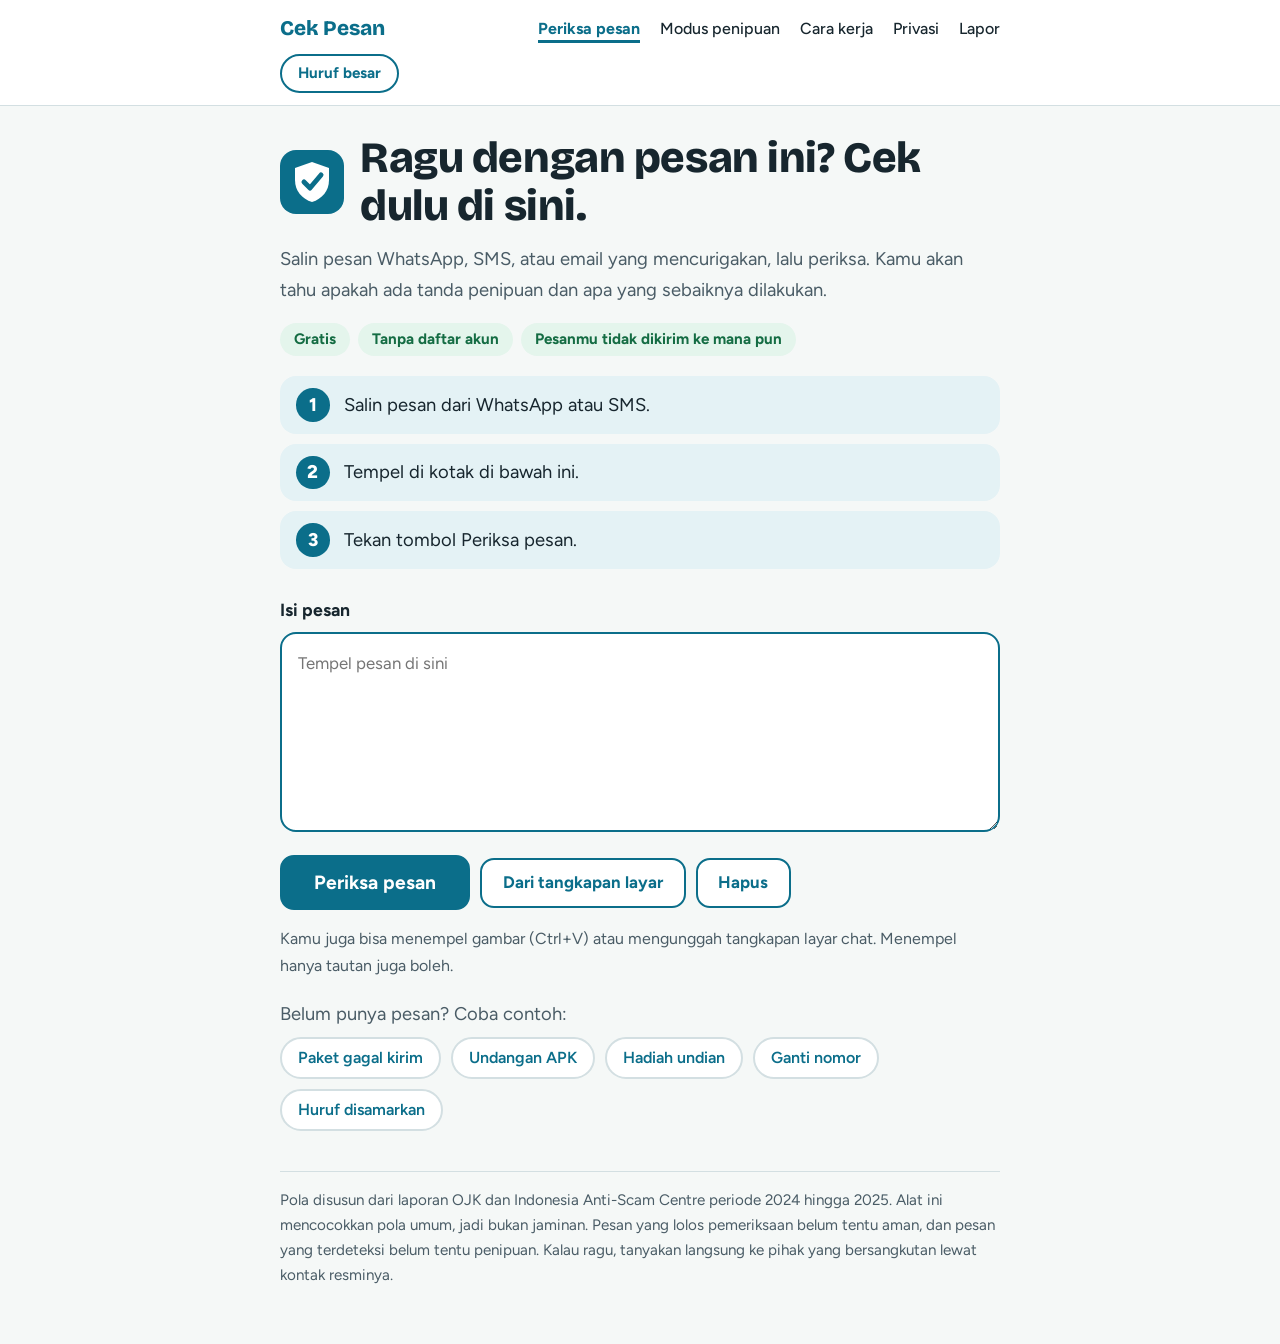
<file: index.html>
<!DOCTYPE html>
<html lang="id">
<head>
<meta charset="utf-8">
<meta name="viewport" content="width=device-width, initial-scale=1, viewport-fit=cover">
<title>Cek Pesan: pengecek pesan penipuan berbahasa Indonesia</title>
<meta name="description" content="Tempel pesan WhatsApp, SMS, atau email yang mencurigakan. Cek Pesan menandai pola penipuan dan menjelaskan alasannya, langsung di browser.">
<meta property="og:type" content="website">
<meta property="og:title" content="Cek Pesan: pengecek pesan penipuan berbahasa Indonesia">
<meta property="og:description" content="Tempel pesan WhatsApp, SMS, atau email yang mencurigakan. Cek Pesan menandai pola penipuan dan menjelaskan alasannya, langsung di browser.">
<meta name="color-scheme" content="light">
<meta name="theme-color" content="#0B6E8A">
<link rel="icon" href="ikon.svg" type="image/svg+xml">
<link rel="manifest" href="manifest.webmanifest">
<link rel="preconnect" href="https://fonts.googleapis.com"><link rel="preconnect" href="https://fonts.gstatic.com" crossorigin><link href="https://fonts.googleapis.com/css2?family=Bricolage+Grotesque:wght@600;800&family=Figtree:wght@400;500;700&display=swap" rel="stylesheet">
<link rel="stylesheet" href="css/style.css?v=2">
</head>
<body>
<nav class="top" aria-label="Menu utama"><a class="brand" href="index.html">Cek Pesan</a><a href="index.html" aria-current="page">Periksa pesan</a><a href="modus.html">Modus penipuan</a><a href="cara-kerja.html">Cara kerja</a><a href="privasi.html">Privasi</a><a href="lapor.html">Lapor</a><button class="ukuran" id="ukuran" type="button" aria-pressed="false">Huruf besar</button></nav>
<main class="">

<div class="hero"><svg class="logo" width="64" height="64" viewBox="0 0 64 64" aria-hidden="true"><rect width="64" height="64" rx="16" fill="#0B6E8A"/><path d="M32 12l17 6v12c0 11-7 19-17 22-10-3-17-11-17-22V18z" fill="#fff"/><path d="M24 32l6 6 11-13" fill="none" stroke="#0B6E8A" stroke-width="5" stroke-linecap="round" stroke-linejoin="round"/></svg><h1>Ragu dengan pesan ini? Cek dulu di sini.</h1></div>
<p class="lead">Salin pesan WhatsApp, SMS, atau email yang mencurigakan, lalu periksa. Kamu akan tahu apakah ada tanda penipuan dan apa yang sebaiknya dilakukan.</p>
<ul class="jaminan"><li>Gratis</li><li>Tanpa daftar akun</li><li>Pesanmu tidak dikirim ke mana pun</li></ul>
<ol class="langkah"><li>Salin pesan dari WhatsApp atau SMS.</li><li>Tempel di kotak di bawah ini.</li><li>Tekan tombol Periksa pesan.</li></ol>

<label for="in" style="font-weight:700;display:block;margin-bottom:8px">Isi pesan</label>
<textarea id="in" placeholder="Tempel pesan di sini"></textarea>
<div class="row">
  <button class="primary" id="go">Periksa pesan</button>
  <button class="ghost" id="img">Dari tangkapan layar</button>
  <button class="ghost" id="clr">Hapus</button>
  <input type="file" id="file" accept="image/*" hidden>
</div>
<p class="small" id="st" aria-live="polite">Kamu juga bisa menempel gambar (Ctrl+V) atau mengunggah tangkapan layar chat. Menempel hanya tautan juga boleh.</p>
<p class="hint">Belum punya pesan? Coba contoh:</p>
<div class="row" style="margin-top:8px">
  <button class="ghost ex" data-ex="0">Paket gagal kirim</button>
  <button class="ghost ex" data-ex="1">Undangan APK</button>
  <button class="ghost ex" data-ex="2">Hadiah undian</button>
  <button class="ghost ex" data-ex="3">Ganti nomor</button>
  <button class="ghost ex" data-ex="4">Huruf disamarkan</button>
</div>

<section id="out" aria-live="polite"></section>

<footer>Pola disusun dari laporan OJK dan Indonesia Anti-Scam Centre periode 2024 hingga 2025. Alat ini mencocokkan pola umum, jadi bukan jaminan. Pesan yang lolos pemeriksaan belum tentu aman, dan pesan yang terdeteksi belum tentu penipuan. Kalau ragu, tanyakan langsung ke pihak yang bersangkutan lewat kontak resminya.</footer>

</main>
<script src="js/app.js?v=2"></script>
<script src="js/umum.js?v=2"></script>
</body>
</html>
</file>
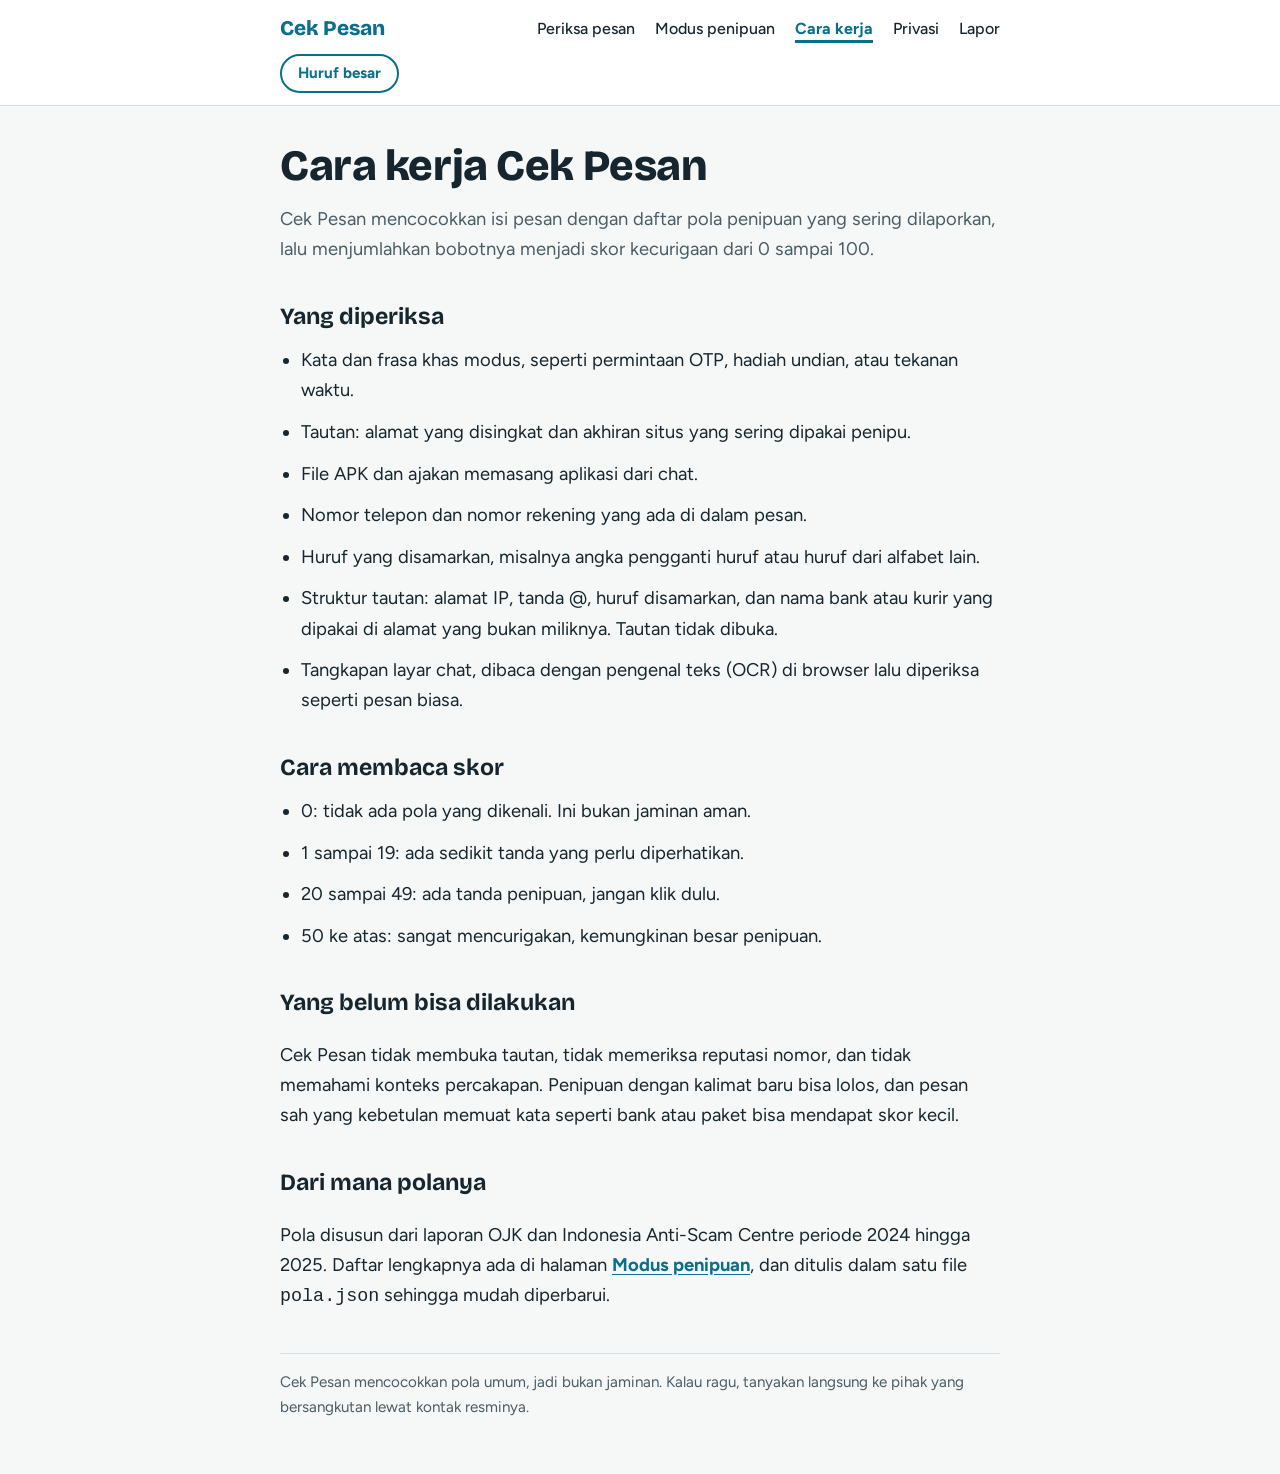
<file: cara-kerja.html>
<!DOCTYPE html>
<html lang="id">
<head>
<meta charset="utf-8">
<meta name="viewport" content="width=device-width, initial-scale=1, viewport-fit=cover">
<title>Cara kerja Cek Pesan</title>
<meta name="description" content="Bagaimana Cek Pesan menilai pesan mencurigakan, cara membaca skor, dan batasannya.">
<meta property="og:type" content="website">
<meta property="og:title" content="Cara kerja Cek Pesan">
<meta property="og:description" content="Bagaimana Cek Pesan menilai pesan mencurigakan, cara membaca skor, dan batasannya.">
<meta name="color-scheme" content="light">
<meta name="theme-color" content="#0B6E8A">
<link rel="icon" href="ikon.svg" type="image/svg+xml">
<link rel="manifest" href="manifest.webmanifest">
<link rel="preconnect" href="https://fonts.googleapis.com"><link rel="preconnect" href="https://fonts.gstatic.com" crossorigin><link href="https://fonts.googleapis.com/css2?family=Bricolage+Grotesque:wght@600;800&family=Figtree:wght@400;500;700&display=swap" rel="stylesheet">
<link rel="stylesheet" href="css/style.css?v=2">
</head>
<body>
<nav class="top" aria-label="Menu utama"><a class="brand" href="index.html">Cek Pesan</a><a href="index.html">Periksa pesan</a><a href="modus.html">Modus penipuan</a><a href="cara-kerja.html" aria-current="page">Cara kerja</a><a href="privasi.html">Privasi</a><a href="lapor.html">Lapor</a><button class="ukuran" id="ukuran" type="button" aria-pressed="false">Huruf besar</button></nav>
<main class="page">
<h1>Cara kerja Cek Pesan</h1>
<p class="lead">Cek Pesan mencocokkan isi pesan dengan daftar pola penipuan yang sering dilaporkan, lalu menjumlahkan bobotnya menjadi skor kecurigaan dari 0 sampai 100.</p>
<section><h2>Yang diperiksa</h2><ul>
<li>Kata dan frasa khas modus, seperti permintaan OTP, hadiah undian, atau tekanan waktu.</li>
<li>Tautan: alamat yang disingkat dan akhiran situs yang sering dipakai penipu.</li>
<li>File APK dan ajakan memasang aplikasi dari chat.</li>
<li>Nomor telepon dan nomor rekening yang ada di dalam pesan.</li>
<li>Huruf yang disamarkan, misalnya angka pengganti huruf atau huruf dari alfabet lain.</li>
<li>Struktur tautan: alamat IP, tanda @, huruf disamarkan, dan nama bank atau kurir yang dipakai di alamat yang bukan miliknya. Tautan tidak dibuka.</li>
<li>Tangkapan layar chat, dibaca dengan pengenal teks (OCR) di browser lalu diperiksa seperti pesan biasa.</li></ul></section>
<section><h2>Cara membaca skor</h2><ul>
<li>0: tidak ada pola yang dikenali. Ini bukan jaminan aman.</li>
<li>1 sampai 19: ada sedikit tanda yang perlu diperhatikan.</li>
<li>20 sampai 49: ada tanda penipuan, jangan klik dulu.</li>
<li>50 ke atas: sangat mencurigakan, kemungkinan besar penipuan.</li></ul></section>
<section><h2>Yang belum bisa dilakukan</h2><p>Cek Pesan tidak membuka tautan, tidak memeriksa reputasi nomor, dan tidak memahami konteks percakapan. Penipuan dengan kalimat baru bisa lolos, dan pesan sah yang kebetulan memuat kata seperti bank atau paket bisa mendapat skor kecil.</p></section>
<section><h2>Dari mana polanya</h2><p>Pola disusun dari laporan OJK dan Indonesia Anti-Scam Centre periode 2024 hingga 2025. Daftar lengkapnya ada di halaman <a href="modus.html">Modus penipuan</a>, dan ditulis dalam satu file <code>pola.json</code> sehingga mudah diperbarui.</p></section>
<footer>Cek Pesan mencocokkan pola umum, jadi bukan jaminan. Kalau ragu, tanyakan langsung ke pihak yang bersangkutan lewat kontak resminya.</footer>
</main>

<script src="js/umum.js?v=2"></script>
</body>
</html>
</file>
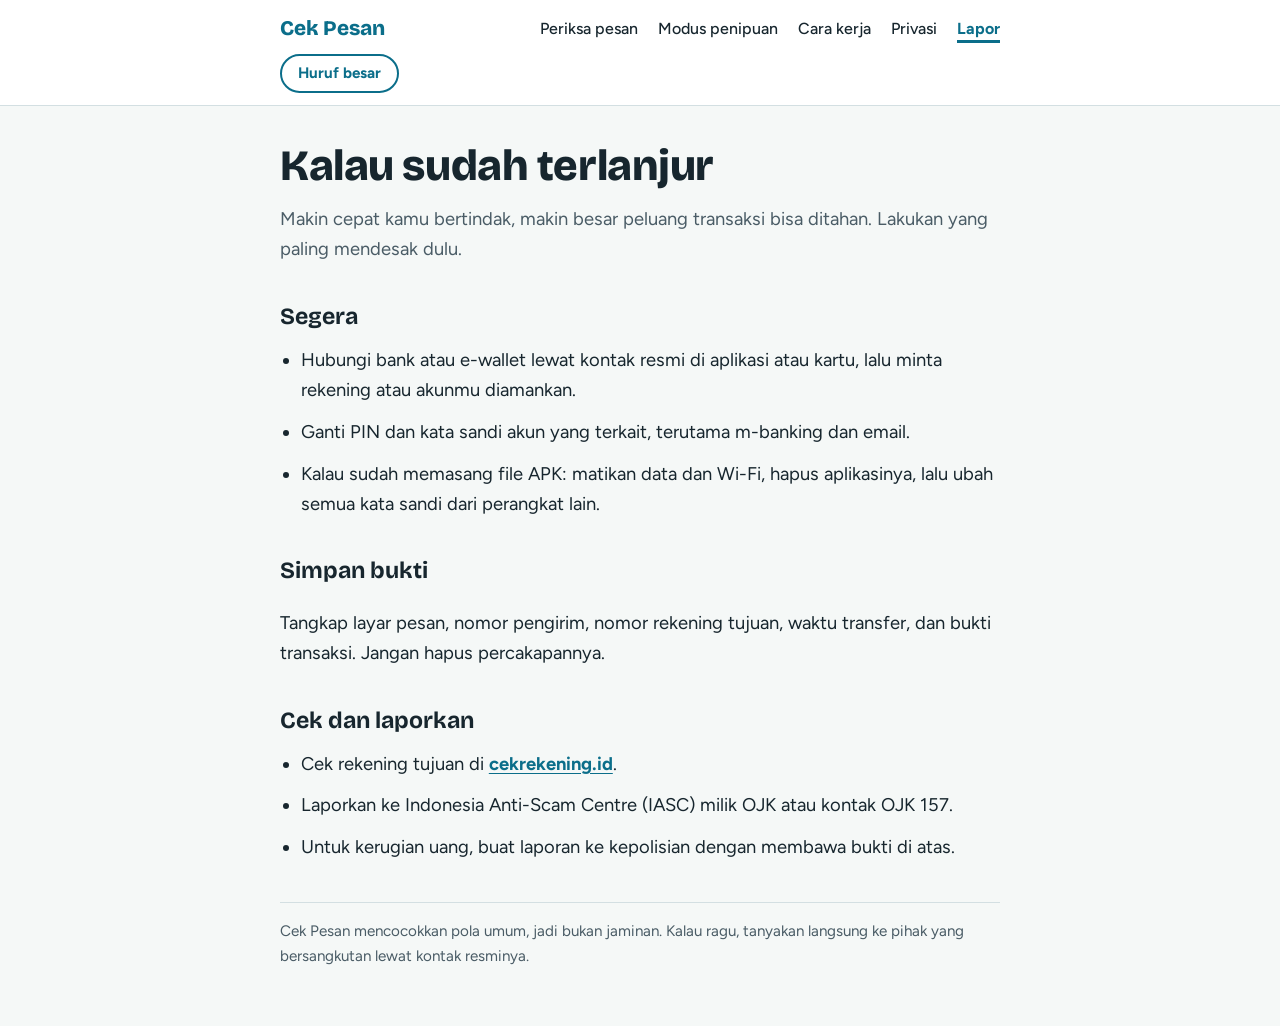
<file: lapor.html>
<!DOCTYPE html>
<html lang="id">
<head>
<meta charset="utf-8">
<meta name="viewport" content="width=device-width, initial-scale=1, viewport-fit=cover">
<title>Lapor dan langkah pertama: Cek Pesan</title>
<meta name="description" content="Yang perlu dilakukan setelah menerima atau menjadi korban penipuan online.">
<meta property="og:type" content="website">
<meta property="og:title" content="Lapor dan langkah pertama: Cek Pesan">
<meta property="og:description" content="Yang perlu dilakukan setelah menerima atau menjadi korban penipuan online.">
<meta name="color-scheme" content="light">
<meta name="theme-color" content="#0B6E8A">
<link rel="icon" href="ikon.svg" type="image/svg+xml">
<link rel="manifest" href="manifest.webmanifest">
<link rel="preconnect" href="https://fonts.googleapis.com"><link rel="preconnect" href="https://fonts.gstatic.com" crossorigin><link href="https://fonts.googleapis.com/css2?family=Bricolage+Grotesque:wght@600;800&family=Figtree:wght@400;500;700&display=swap" rel="stylesheet">
<link rel="stylesheet" href="css/style.css?v=2">
</head>
<body>
<nav class="top" aria-label="Menu utama"><a class="brand" href="index.html">Cek Pesan</a><a href="index.html">Periksa pesan</a><a href="modus.html">Modus penipuan</a><a href="cara-kerja.html">Cara kerja</a><a href="privasi.html">Privasi</a><a href="lapor.html" aria-current="page">Lapor</a><button class="ukuran" id="ukuran" type="button" aria-pressed="false">Huruf besar</button></nav>
<main class="page">
<h1>Kalau sudah terlanjur</h1>
<p class="lead">Makin cepat kamu bertindak, makin besar peluang transaksi bisa ditahan. Lakukan yang paling mendesak dulu.</p>
<section><h2>Segera</h2><ul>
<li>Hubungi bank atau e-wallet lewat kontak resmi di aplikasi atau kartu, lalu minta rekening atau akunmu diamankan.</li>
<li>Ganti PIN dan kata sandi akun yang terkait, terutama m-banking dan email.</li>
<li>Kalau sudah memasang file APK: matikan data dan Wi-Fi, hapus aplikasinya, lalu ubah semua kata sandi dari perangkat lain.</li></ul></section>
<section><h2>Simpan bukti</h2><p>Tangkap layar pesan, nomor pengirim, nomor rekening tujuan, waktu transfer, dan bukti transaksi. Jangan hapus percakapannya.</p></section>
<section><h2>Cek dan laporkan</h2><ul>
<li>Cek rekening tujuan di <a href="https://cekrekening.id" target="_blank" rel="noopener">cekrekening.id</a>.</li>
<li>Laporkan ke Indonesia Anti-Scam Centre (IASC) milik OJK atau kontak OJK 157.</li>
<li>Untuk kerugian uang, buat laporan ke kepolisian dengan membawa bukti di atas.</li></ul></section>
<footer>Cek Pesan mencocokkan pola umum, jadi bukan jaminan. Kalau ragu, tanyakan langsung ke pihak yang bersangkutan lewat kontak resminya.</footer>
</main>

<script src="js/umum.js?v=2"></script>
</body>
</html>
</file>
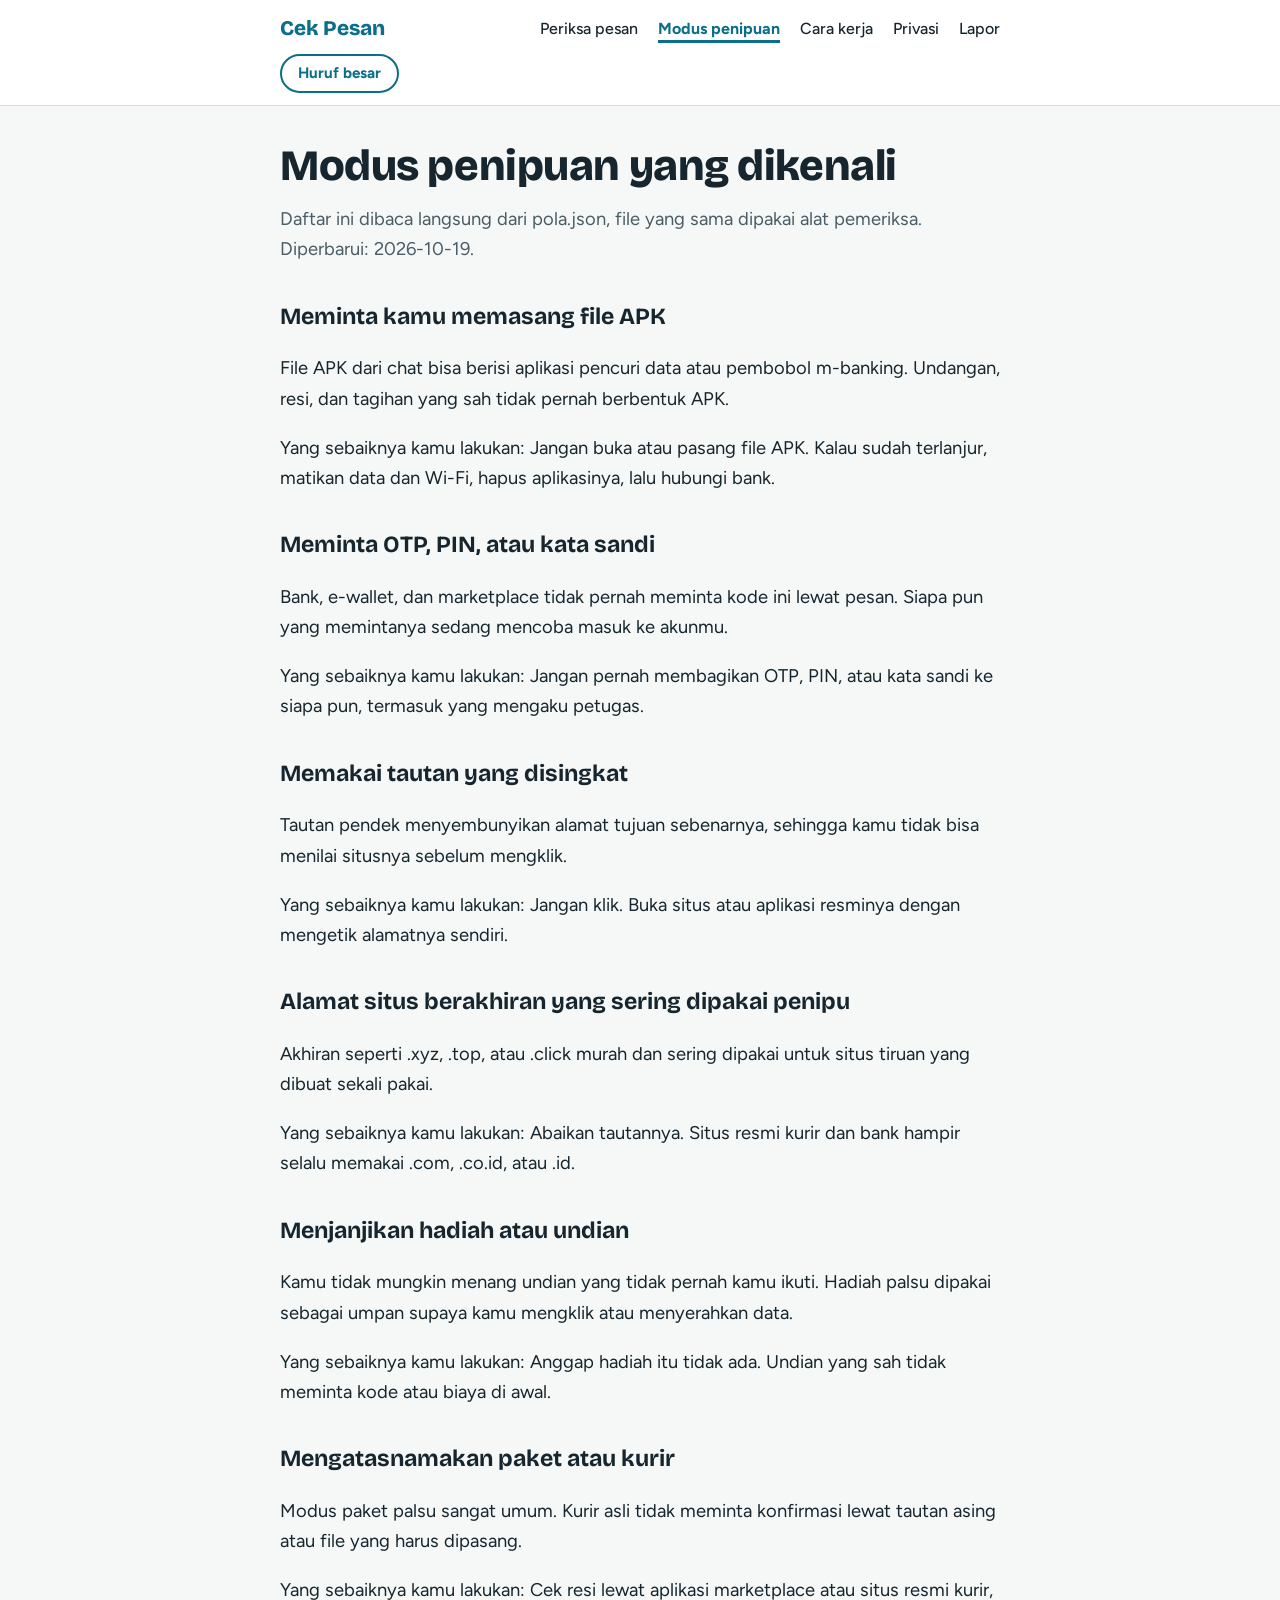
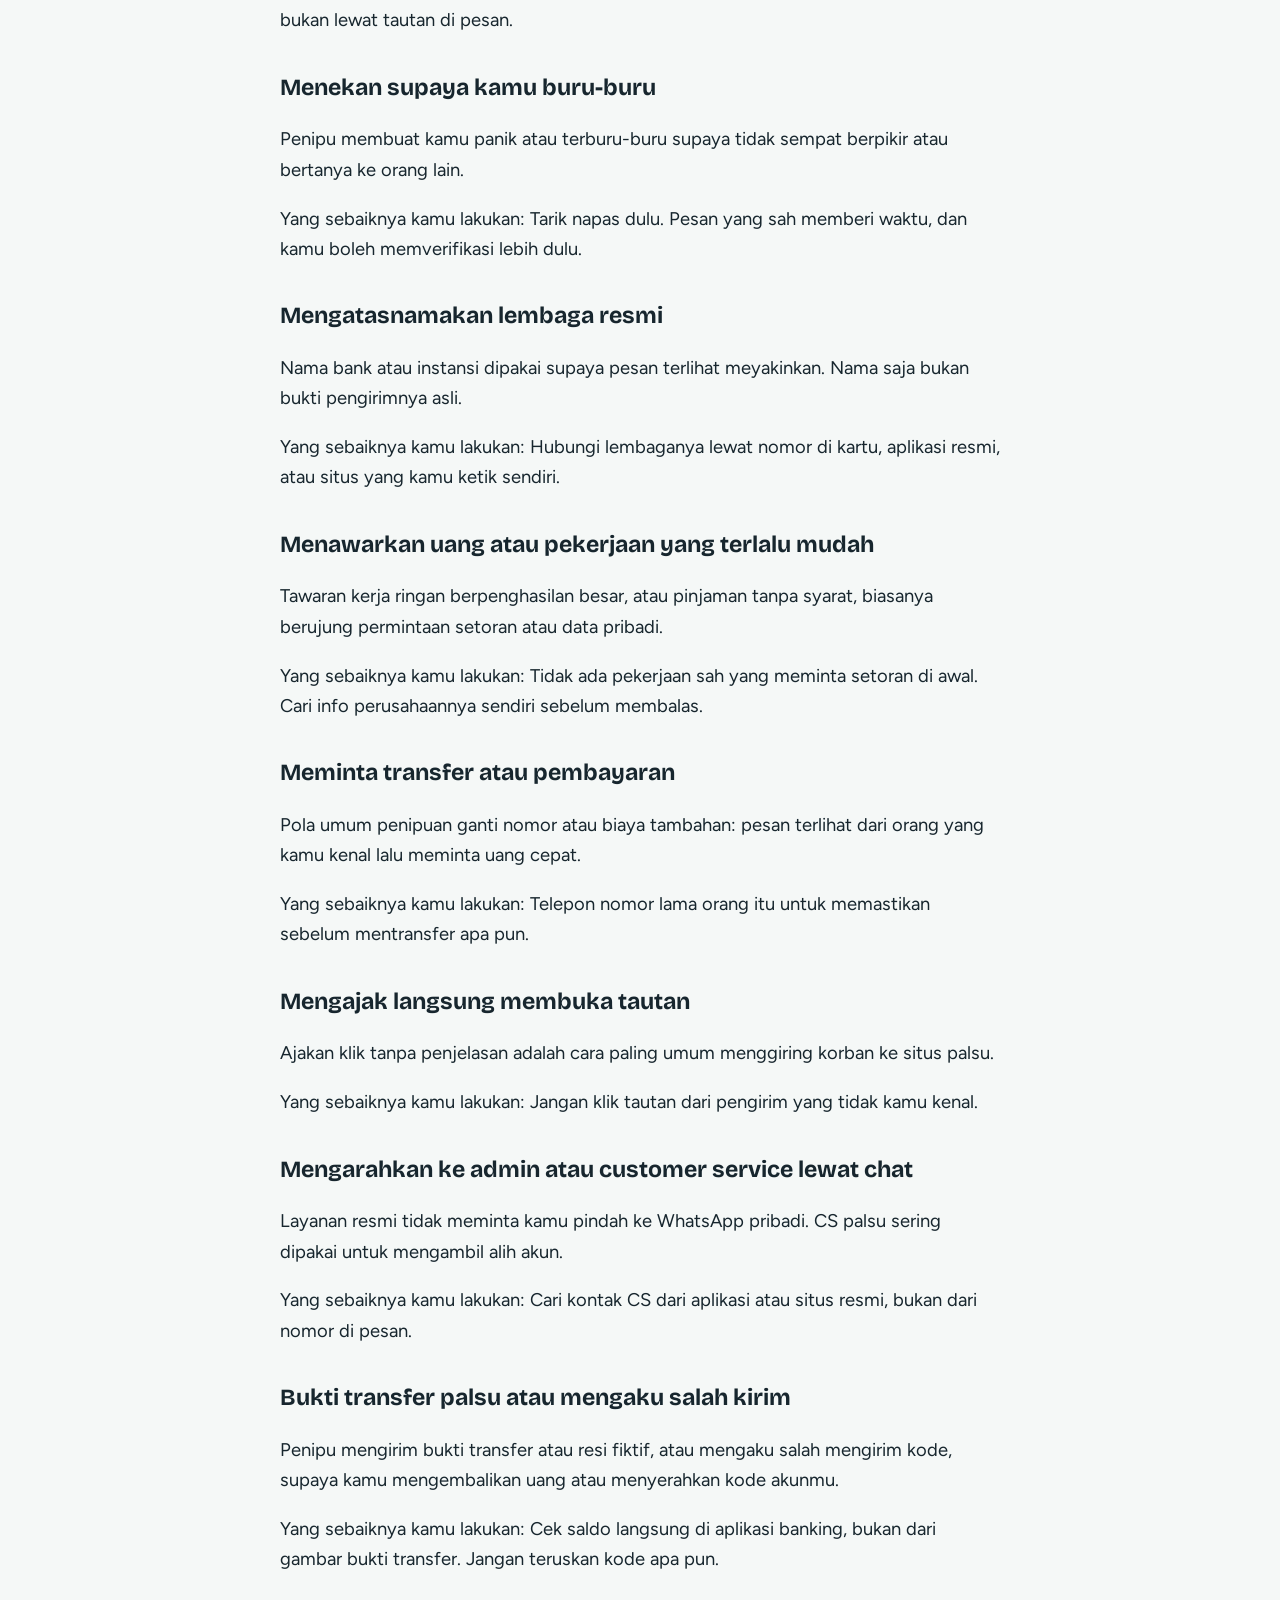
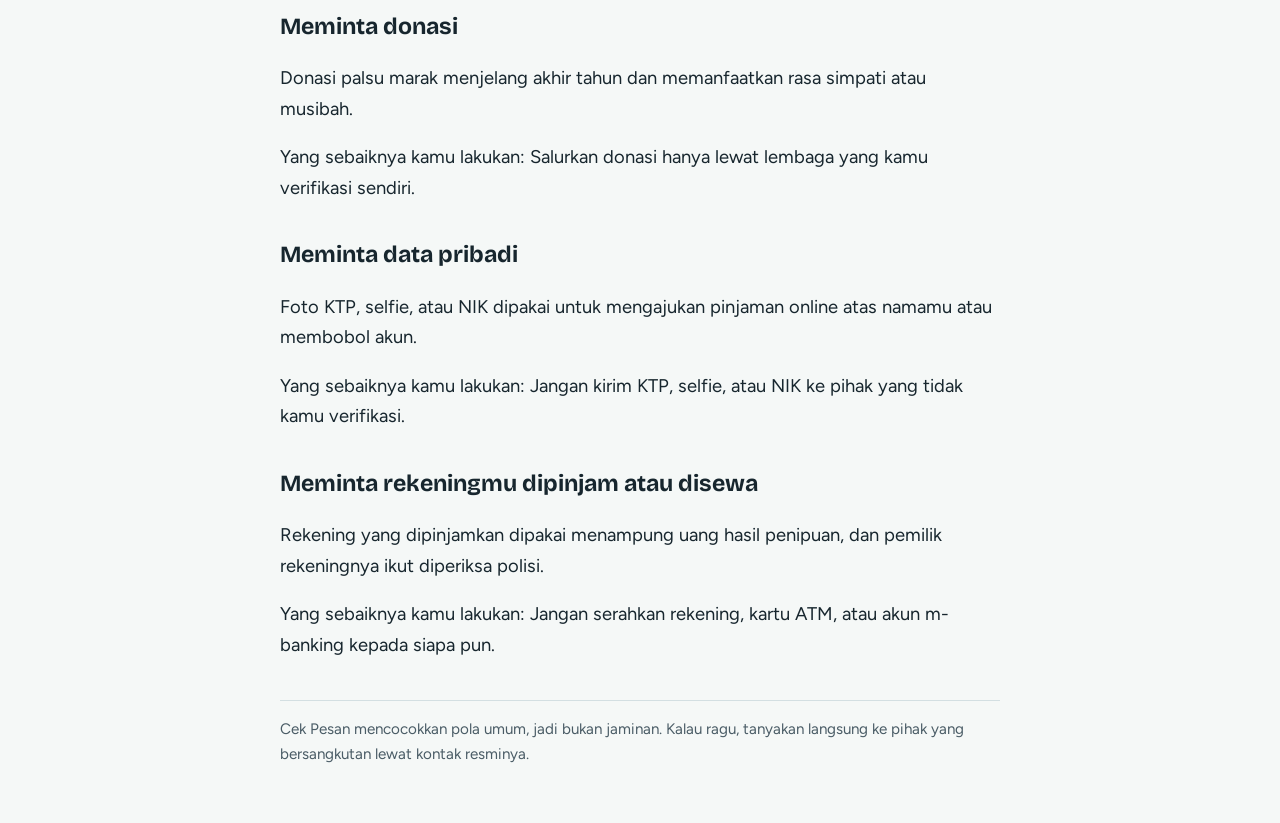
<file: modus.html>
<!DOCTYPE html>
<html lang="id">
<head>
<meta charset="utf-8">
<meta name="viewport" content="width=device-width, initial-scale=1, viewport-fit=cover">
<title>Modus penipuan yang dikenali: Cek Pesan</title>
<meta name="description" content="Daftar modus penipuan online yang dikenali Cek Pesan beserta alasan dan langkah amannya.">
<meta property="og:type" content="website">
<meta property="og:title" content="Modus penipuan yang dikenali: Cek Pesan">
<meta property="og:description" content="Daftar modus penipuan online yang dikenali Cek Pesan beserta alasan dan langkah amannya.">
<meta name="color-scheme" content="light">
<meta name="theme-color" content="#0B6E8A">
<link rel="icon" href="ikon.svg" type="image/svg+xml">
<link rel="manifest" href="manifest.webmanifest">
<link rel="preconnect" href="https://fonts.googleapis.com"><link rel="preconnect" href="https://fonts.gstatic.com" crossorigin><link href="https://fonts.googleapis.com/css2?family=Bricolage+Grotesque:wght@600;800&family=Figtree:wght@400;500;700&display=swap" rel="stylesheet">
<link rel="stylesheet" href="css/style.css?v=2">
</head>
<body>
<nav class="top" aria-label="Menu utama"><a class="brand" href="index.html">Cek Pesan</a><a href="index.html">Periksa pesan</a><a href="modus.html" aria-current="page">Modus penipuan</a><a href="cara-kerja.html">Cara kerja</a><a href="privasi.html">Privasi</a><a href="lapor.html">Lapor</a><button class="ukuran" id="ukuran" type="button" aria-pressed="false">Huruf besar</button></nav>
<main class="page">
<h1>Modus penipuan yang dikenali</h1>
<p class="lead">Daftar ini dibaca langsung dari pola.json, file yang sama dipakai alat pemeriksa. Diperbarui: <span id="tgl"></span>.</p>
<div id="daftar"></div>
<footer>Cek Pesan mencocokkan pola umum, jadi bukan jaminan. Kalau ragu, tanyakan langsung ke pihak yang bersangkutan lewat kontak resminya.</footer>
</main>
<script>
fetch("pola.json").then(function(r){return r.json()}).then(function(d){var o=document.getElementById("daftar");document.getElementById("tgl").textContent=d.diperbarui;d.aturan.forEach(function(r){var s=document.createElement("section");s.innerHTML="<h2></h2><p></p><p></p>";var p=s.querySelectorAll("h2,p");p[0].textContent=r.t;p[1].textContent=r.y;p[2].textContent="Yang sebaiknya kamu lakukan: "+r.a;o.appendChild(s)})}).catch(function(){document.getElementById("daftar").textContent="Daftar gagal dimuat. Buka situs lewat hosting atau server lokal, bukan langsung dari file."});
</script>
<script src="js/umum.js?v=2"></script>
</body>
</html>
</file>
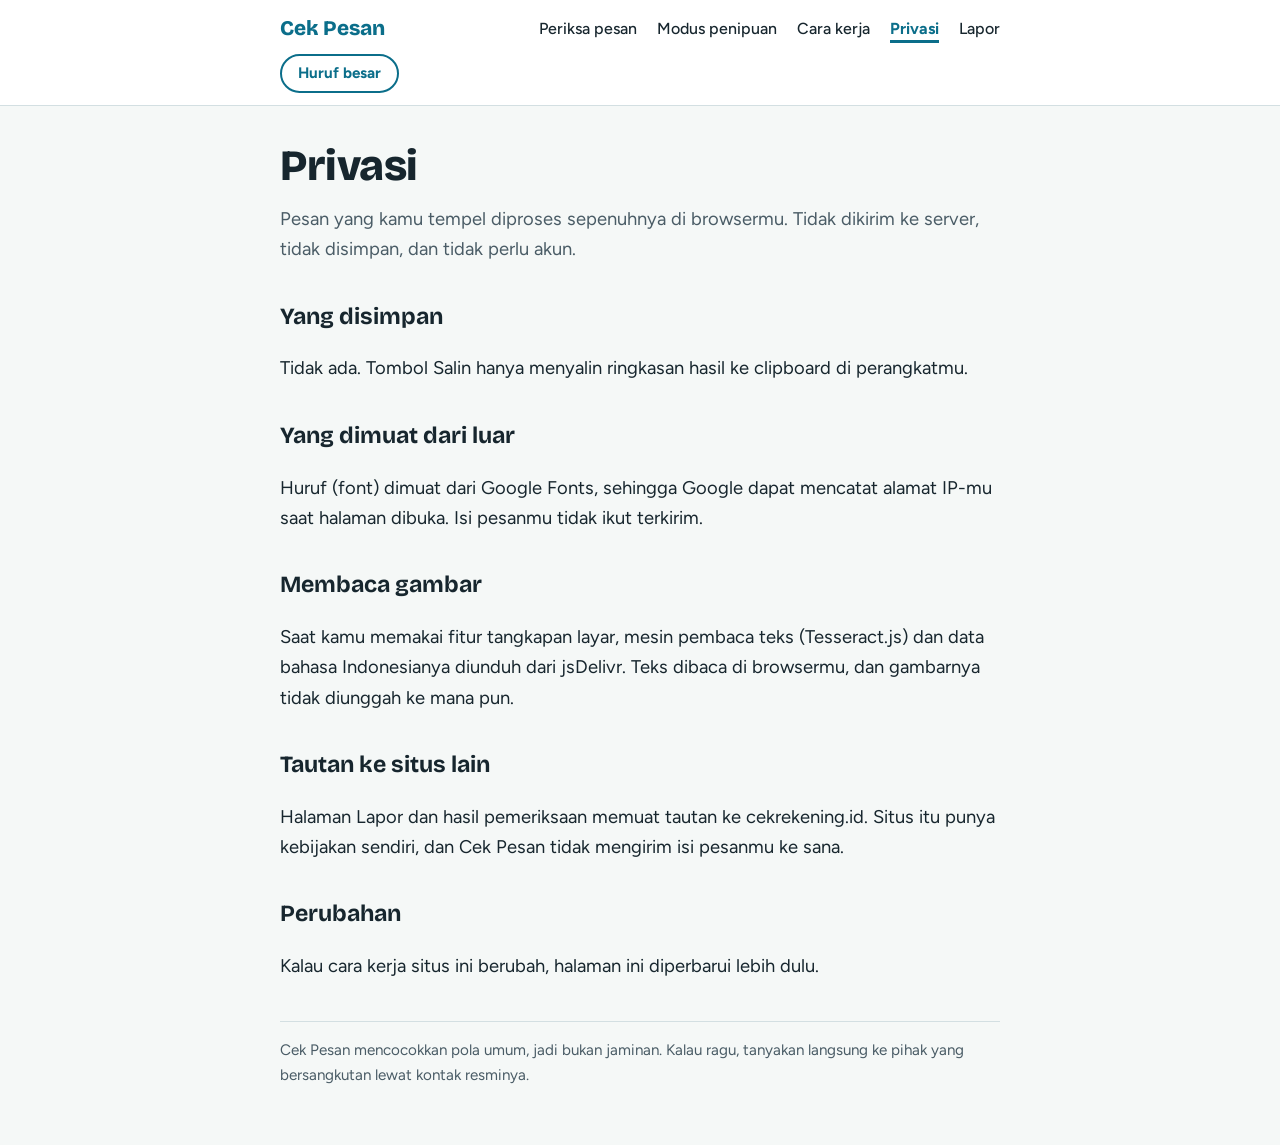
<file: privasi.html>
<!DOCTYPE html>
<html lang="id">
<head>
<meta charset="utf-8">
<meta name="viewport" content="width=device-width, initial-scale=1, viewport-fit=cover">
<title>Privasi: Cek Pesan</title>
<meta name="description" content="Pesan yang kamu tempel di Cek Pesan diproses di browsermu dan tidak dikirim ke server.">
<meta property="og:type" content="website">
<meta property="og:title" content="Privasi: Cek Pesan">
<meta property="og:description" content="Pesan yang kamu tempel di Cek Pesan diproses di browsermu dan tidak dikirim ke server.">
<meta name="color-scheme" content="light">
<meta name="theme-color" content="#0B6E8A">
<link rel="icon" href="ikon.svg" type="image/svg+xml">
<link rel="manifest" href="manifest.webmanifest">
<link rel="preconnect" href="https://fonts.googleapis.com"><link rel="preconnect" href="https://fonts.gstatic.com" crossorigin><link href="https://fonts.googleapis.com/css2?family=Bricolage+Grotesque:wght@600;800&family=Figtree:wght@400;500;700&display=swap" rel="stylesheet">
<link rel="stylesheet" href="css/style.css?v=2">
</head>
<body>
<nav class="top" aria-label="Menu utama"><a class="brand" href="index.html">Cek Pesan</a><a href="index.html">Periksa pesan</a><a href="modus.html">Modus penipuan</a><a href="cara-kerja.html">Cara kerja</a><a href="privasi.html" aria-current="page">Privasi</a><a href="lapor.html">Lapor</a><button class="ukuran" id="ukuran" type="button" aria-pressed="false">Huruf besar</button></nav>
<main class="page">
<h1>Privasi</h1>
<p class="lead">Pesan yang kamu tempel diproses sepenuhnya di browsermu. Tidak dikirim ke server, tidak disimpan, dan tidak perlu akun.</p>
<section><h2>Yang disimpan</h2><p>Tidak ada. Tombol Salin hanya menyalin ringkasan hasil ke clipboard di perangkatmu.</p></section>
<section><h2>Yang dimuat dari luar</h2><p>Huruf (font) dimuat dari Google Fonts, sehingga Google dapat mencatat alamat IP-mu saat halaman dibuka. Isi pesanmu tidak ikut terkirim.</p></section>
<section><h2>Membaca gambar</h2><p>Saat kamu memakai fitur tangkapan layar, mesin pembaca teks (Tesseract.js) dan data bahasa Indonesianya diunduh dari jsDelivr. Teks dibaca di browsermu, dan gambarnya tidak diunggah ke mana pun.</p></section>
<section><h2>Tautan ke situs lain</h2><p>Halaman Lapor dan hasil pemeriksaan memuat tautan ke cekrekening.id. Situs itu punya kebijakan sendiri, dan Cek Pesan tidak mengirim isi pesanmu ke sana.</p></section>
<section><h2>Perubahan</h2><p>Kalau cara kerja situs ini berubah, halaman ini diperbarui lebih dulu.</p></section>
<footer>Cek Pesan mencocokkan pola umum, jadi bukan jaminan. Kalau ragu, tanyakan langsung ke pihak yang bersangkutan lewat kontak resminya.</footer>
</main>

<script src="js/umum.js?v=2"></script>
</body>
</html>
</file>
<file: css/style.css>
:root{--bg:#F5F8F7;--surface:#FFFFFF;--ink:#17262E;--muted:#4A5C66;--line:#D3DFE2;--brand:#0B6E8A;--tint:#E4F2F5;--ok:#146C43;--warn:#8A5A00;--bad:#B3261E;--okbg:#E4F5EC;--warnbg:#FFF4DB;--badbg:#FDECEA;--mark:#FFE08A;
box-sizing:border-box;padding-top:env(safe-area-inset-top,0px);padding-bottom:env(safe-area-inset-bottom,0px);color-scheme:light}
html{scroll-padding-top:env(safe-area-inset-top,0px);font-size:100%}
html[data-huruf="besar"]{font-size:125%}
*{box-sizing:border-box}
body{margin:0;background:var(--bg);color:var(--ink);font-family:"Figtree",system-ui,-apple-system,"Segoe UI",Roboto,sans-serif;font-size:1.15rem;line-height:1.65}
main{max-width:760px;margin:0 auto;padding:28px 20px 56px}
h1{font-family:"Bricolage Grotesque","Figtree",system-ui,sans-serif;font-weight:800;font-size:clamp(1.9rem,6vw,2.7rem);line-height:1.12;letter-spacing:-.01em;margin:0}
h2{font-family:"Bricolage Grotesque","Figtree",system-ui,sans-serif;font-size:1.45rem;margin:32px 0 10px}
.lead{color:var(--muted);margin:14px 0 18px;max-width:58ch}
a{color:var(--brand);font-weight:700;text-underline-offset:3px}
.hero{display:flex;gap:16px;align-items:center}
.logo{flex:none;width:64px;height:64px}
.jaminan{display:flex;flex-wrap:wrap;gap:8px;margin:0 0 20px;padding:0;list-style:none}
.jaminan li{margin:0;background:var(--okbg);color:var(--ok);font-weight:700;font-size:.95rem;border-radius:999px;padding:4px 14px}
.langkah{display:grid;gap:10px;list-style:none;padding:0;margin:0 0 26px;counter-reset:s}
.langkah li{counter-increment:s;display:flex;gap:14px;align-items:center;background:var(--tint);border-radius:16px;padding:12px 16px;margin:0}
.langkah li::before{content:counter(s);flex:none;width:2.1rem;height:2.1rem;border-radius:50%;background:var(--brand);color:#fff;display:grid;place-items:center;font-weight:800}
label{font-size:1.1rem}
textarea{width:100%;min-height:200px;resize:vertical;padding:16px;border:2px solid var(--brand);border-radius:16px;background:var(--surface);color:var(--ink);font:inherit;font-size:1.05rem}
textarea:focus-visible,button:focus-visible,a:focus-visible{outline:4px solid #7CC4D8;outline-offset:2px}
.row{display:flex;flex-wrap:wrap;gap:10px;align-items:center;margin-top:14px}
button{font:inherit;font-size:1.05rem;font-weight:700;min-height:3.1rem;cursor:pointer;border-radius:14px;border:2px solid var(--brand);padding:.5rem 1.3rem}
.primary{background:var(--brand);color:#fff}
#go{font-size:1.2rem;padding:.6rem 2rem}
.ghost{background:var(--surface);color:var(--brand)}
.ex{font-weight:600;font-size:1rem;min-height:2.6rem;padding:.3rem 1rem;border-radius:999px;border-color:var(--line)}
.hint{color:var(--muted);margin:20px 0 0}
#out{margin-top:30px}
.verdict{border-radius:18px;padding:22px;border:2px solid;border-left-width:10px}
.verdict.bad{background:var(--badbg);border-color:var(--bad)}
.verdict.warn{background:var(--warnbg);border-color:var(--warn)}
.verdict.ok{background:var(--okbg);border-color:var(--ok)}
.verdict h2{margin:0 0 8px;font-size:1.6rem;line-height:1.2}
.verdict.bad h2{color:var(--bad)}.verdict.warn h2{color:var(--warn)}.verdict.ok h2{color:var(--ok)}
.verdict p{margin:0}
.meter{height:14px;border-radius:99px;background:var(--surface);margin:16px 0 8px;overflow:hidden;border:1px solid var(--line)}
.meter span{display:block;height:100%;border-radius:99px;background:currentColor}
.verdict.bad .meter{color:var(--bad)}.verdict.warn .meter{color:var(--warn)}.verdict.ok .meter{color:var(--ok)}
@media (prefers-reduced-motion:no-preference){.meter span{transition:width .6s ease}}
.small{font-size:1rem;color:var(--muted)}
.msg{background:var(--surface);border:1px solid var(--line);border-radius:16px;padding:16px;white-space:pre-wrap;word-break:break-word}
mark{background:var(--mark);color:inherit;border-radius:4px;padding:1px 2px}
ul{padding-left:1.3rem;margin:0}
li{margin:0 0 .7rem}
.reasons li{list-style:none;margin-left:-1.3rem;padding:14px 16px;background:var(--surface);border:1px solid var(--line);border-left:6px solid var(--bad);border-radius:12px}
.reasons b{display:block}
.links code{background:var(--surface);border:1px solid var(--line);border-radius:6px;padding:2px 7px;word-break:break-all;font-size:1rem}
footer{margin-top:40px;color:var(--muted);font-size:.95rem;border-top:1px solid var(--line);padding-top:16px}
.top{display:flex;flex-wrap:wrap;gap:8px 20px;align-items:center;background:var(--surface);border-bottom:1px solid var(--line);padding:12px max(20px,calc((100% - 720px)/2))}
.top a{text-decoration:none;font-weight:500;font-size:1rem;color:var(--ink)}
.top .brand{font-family:"Bricolage Grotesque","Figtree",system-ui,sans-serif;font-weight:800;font-size:1.3rem;color:var(--brand);margin-right:auto}
.top a[aria-current]{text-decoration:underline;text-decoration-thickness:3px;text-underline-offset:6px;font-weight:700;color:var(--brand)}
.top .ukuran{min-height:2.4rem;font-size:.95rem;padding:.2rem 1rem;border-radius:999px;background:var(--surface);color:var(--brand)}
.page p,.page li{max-width:62ch}
.page h1{margin-top:8px}
</file>
